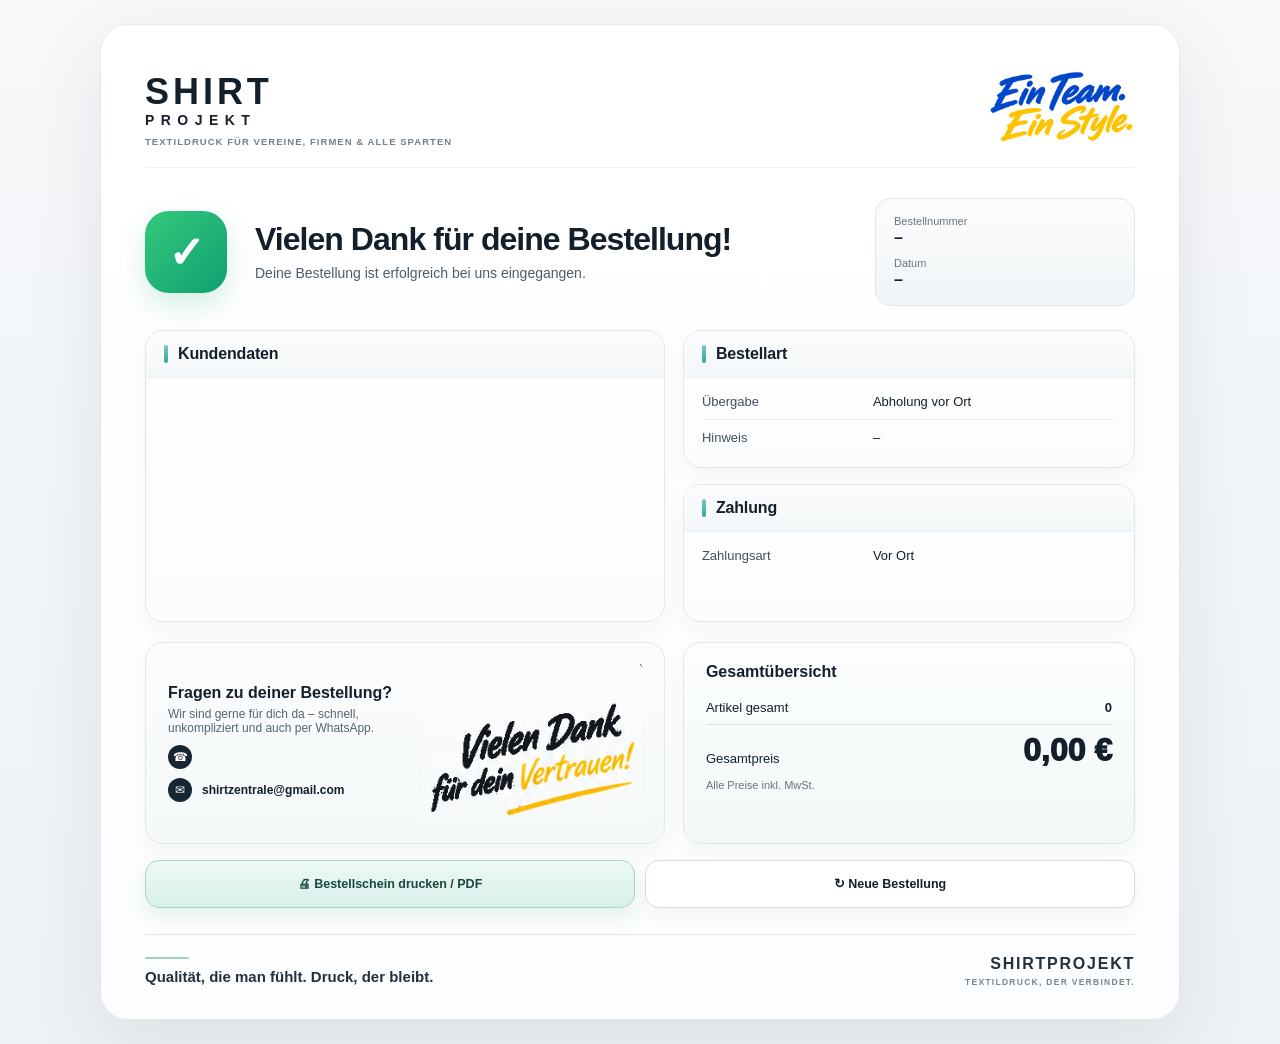
<file: preview_mobile.html>
<!DOCTYPE html>
<html lang="de">
<head>
<meta charset="UTF-8">
<meta name="viewport" content="width=device-width,initial-scale=1">
<meta name="robots" content="noindex">
<title>Bestellung bestätigt</title>
<style>
*{box-sizing:border-box}
:root{
  --ink:#13202c;--muted:#697582;--line:#dde4e9;--soft:#f4f6f8;--soft2:#eef2f5;
  --green:#1fb86a;--green-soft:#d9f7e7;--teal:#239b91;--navy:#152431;--navy2:#203744;
}
html,body{margin:0;background:linear-gradient(180deg,#f6f8fa 0%,#eef2f5 100%);color:var(--ink);font-family:-apple-system,BlinkMacSystemFont,"Segoe UI",Roboto,Arial,sans-serif}
.page{width:min(1080px,calc(100% - 28px));margin:24px auto}
.sheet{background:linear-gradient(180deg,#ffffff 0%,#fcfdfe 100%);border:1px solid #e4eaee;border-radius:28px;padding:42px 44px 32px;box-shadow:0 26px 80px rgba(17,31,43,.08)}
.top{display:flex;justify-content:space-between;gap:28px;align-items:flex-start;margin-bottom:30px;padding-bottom:12px;border-bottom:1px solid #edf1f4}.brand{flex:1 1 auto;min-width:0}.brand-logo{min-width:0}.brand-note{max-width:100%;white-space:normal}
.brand{display:flex;gap:16px;align-items:center;min-width:0}
.brand-logo{width:310px;min-height:88px;display:flex;align-items:center;gap:0}
.brand-text{line-height:.92}
.brand-text .main{font-size:36px;font-weight:900;letter-spacing:.11em}
.brand-text .sub{display:block;font-size:14px;font-weight:850;letter-spacing:.46em;margin-top:6px}
.brand-note{font-size:9.5px;font-weight:700;letter-spacing:.11em;margin-top:10px;white-space:nowrap;color:#74808a}
.slogan{display:flex;justify-content:flex-end;align-items:flex-start;min-width:190px;padding:0;margin:0}
.slogan:after{display:none}
.slogan img{display:block;width:150px;height:auto;object-fit:contain}.hero{display:grid;grid-template-columns:86px 1fr 260px;gap:24px;align-items:center;margin-bottom:24px}
.check{width:82px;height:82px;border-radius:24px;display:grid;place-items:center;background:linear-gradient(135deg,#34c97c,#0f9f71);color:#fff;font-size:44px;font-weight:900;box-shadow:0 12px 26px rgba(28,166,112,.18)}
.hero h1{font-size:32px;line-height:1.04;margin:0;font-weight:850;letter-spacing:-.03em}
.hero p{font-size:14px;margin:8px 0 0;color:#4f5b67}
.orderbox{border:1px solid #dfe7eb;border-radius:16px;background:linear-gradient(180deg,#fbfcfd,#f1f5f7);padding:16px 18px;box-shadow:inset 0 1px 0 rgba(255,255,255,.9)}
.orderbox .label{font-size:11px;color:var(--muted)}
.orderbox .value{font-size:16px;font-weight:900;margin-top:2px;overflow-wrap:anywhere}
.orderbox .block+.block{margin-top:10px}
.info{display:grid;grid-template-columns:1.15fr 1fr;gap:18px;margin-bottom:20px}
.card{border:1px solid #e1e7eb;border-radius:18px;overflow:hidden;background:linear-gradient(180deg,#ffffff,#fbfcfd);box-shadow:0 10px 24px rgba(23,37,49,.04)}
.card-head{display:flex;align-items:center;padding:14px 18px;background:linear-gradient(180deg,#fbfcfd,#f4f7f9);font-size:16px;font-weight:800;letter-spacing:-.01em;border-bottom:1px solid #e9eef2;position:relative}.card-head:before{content:"";display:inline-block;width:4px;height:18px;border-radius:999px;background:linear-gradient(180deg,#79c9c1,#36a89d);margin-right:10px}
.ico{width:27px;height:27px;border-radius:50%;display:grid;place-items:center;background:#dce4ea;font-size:15px}
.rows{padding:6px 18px 12px}
.row{display:grid;grid-template-columns:155px 1fr;gap:16px;padding:10px 0;border-bottom:1px solid #edf0f2;font-size:13px}
.row:last-child{border-bottom:0}
.row span{color:#43505d}.row strong{font-weight:500;overflow-wrap:anywhere}
.right-stack{display:grid;grid-template-rows:1fr 1fr;gap:16px}
.status{display:inline-flex;align-items:center;gap:7px;padding:5px 12px;border-radius:8px;background:var(--green-soft);color:#11944f;font-weight:900;width:max-content}
.status:before{content:"";width:8px;height:8px;border-radius:50%;background:#17b25d}
.table-wrap{border:1px solid #dfe5e9;border-radius:18px;overflow:hidden;margin-bottom:22px;box-shadow:0 10px 24px rgba(23,37,49,.04);background:#fff}
.table-head,.item-row{display:grid;grid-template-columns:1.28fr .95fr .74fr 1.18fr .58fr .68fr .76fr;gap:12px;align-items:center}
.table-head{background:linear-gradient(180deg,#f8fafb,#eef3f6);color:#243543;padding:13px 16px;font-size:11px;font-weight:800;letter-spacing:.04em;text-transform:uppercase;border-bottom:1px solid #e4eaee}
.item-row{padding:14px 16px;border-bottom:1px solid #edf0f2;min-height:88px;background:#fff}
.item-row:last-child{border-bottom:0}.item-row:nth-child(even){background:#fbfcfd}
.product-cell{display:grid;grid-template-columns:80px 1fr;gap:10px;align-items:center}
.product-cell img{width:70px;height:70px;object-fit:contain;background:linear-gradient(180deg,#ffffff,#f4f7f9);border:1px solid #e3e8ec;border-radius:14px;padding:6px}
.product-cell strong{display:block;font-size:13.5px;font-weight:800;letter-spacing:-.01em}.product-cell small{display:none}
.cell{font-size:12.5px;line-height:1.25}.positions div+div{margin-top:4px}.positions div{white-space:normal}
.motif{font-weight:900;color:#efc300;font-size:17px;overflow:hidden;text-overflow:ellipsis}
.money{font-size:12.5px}.money.total{font-weight:900}
.bottom{display:grid;grid-template-columns:1.15fr 1fr;gap:18px}
.contact{border:1px solid #e1e7eb;border-radius:18px;background:linear-gradient(180deg,#fbfcfd,#f4f8f9);padding:20px 22px;display:grid;grid-template-columns:1fr auto;gap:22px;align-items:center;box-shadow:0 10px 24px rgba(23,37,49,.035)}
.contact h3{margin:0 0 5px;font-size:16px}.contact p{margin:0 0 10px;font-size:12px;color:#586470}
.contact-line{display:flex;align-items:center;gap:10px;font-size:12px;margin-top:9px}.contact-ico{width:24px;height:24px;border-radius:50%;display:grid;place-items:center;background:#172532;color:#fff;font-size:12px}
.thanks-note{display:flex;justify-content:flex-end;align-items:center;margin:0;min-width:220px;transform:none}
.thanks-note:after{display:none}
.thanks-note img{display:block;width:220px;height:auto;object-fit:contain}.totalbox{border:1px solid #dfe6ea;border-radius:18px;background:linear-gradient(180deg,#fcfefe,#f3f7f8);color:var(--ink);padding:20px 22px;box-shadow:0 10px 24px rgba(23,37,49,.035)}
.totalbox h3{font-size:16px;margin:0 0 10px}
.total-line{display:flex;justify-content:space-between;gap:12px;padding:9px 0;border-top:1px solid #d9e0e5;font-size:13px}
.total-line:first-of-type{border-top:0}.grand{align-items:flex-end}.grand strong{font-size:32px;line-height:1;font-weight:950}
.totalbox small{display:block;color:var(--muted);font-size:11px;margin-top:4px}
.actions{display:grid;grid-template-columns:1fr 1fr;gap:10px;margin-top:16px}
.btn{min-height:48px;border-radius:14px;border:1px solid #d5dde3;background:#fff;color:var(--ink);font:inherit;font-size:12.5px;font-weight:800;display:flex;align-items:center;justify-content:center;gap:8px;text-decoration:none;cursor:pointer;transition:.18s ease;box-shadow:0 8px 18px rgba(23,37,49,.04)}
.btn.primary{background:linear-gradient(180deg,#edf9f6,#d8efe9);border-color:#abd4cc;color:#18483f;box-shadow:0 8px 18px rgba(48,143,127,.12)}
.footer{display:grid;grid-template-columns:1fr auto;gap:24px;align-items:end;border-top:1px solid #e4e9ed;margin-top:26px;padding-top:20px}
.trust{display:flex;align-items:flex-start;gap:8px;color:#52606c;font-size:10px;line-height:1.25}
.trust i{font-style:normal;font-size:20px}.trust b{display:block;color:var(--ink);font-size:10px}
 .footer-brand{text-align:right;font-weight:900;letter-spacing:.11em;color:#22303c}.footer-brand span{display:block;font-size:8.5px;color:#7a858e;font-weight:650;letter-spacing:.15em;margin-top:4px}.footer-signature{display:flex;flex-direction:column;align-items:flex-start}.footer-line{width:44px;height:2px;background:#9ccfc6;border-radius:999px;margin-bottom:9px}.footer-signature strong{font-family:-apple-system,BlinkMacSystemFont,"Segoe UI",Roboto,Arial,sans-serif;font-size:15px;line-height:1.25;font-weight:600;letter-spacing:0;color:#22313d;transform:none}
@media(max-width:760px){
 .page{width:100%;margin:0}.sheet{border-radius:0;padding:18px 14px}
 .top{display:grid;grid-template-columns:minmax(0,1fr) auto;gap:12px;align-items:start;margin-bottom:18px}
 .brand{min-width:0}.brand-logo{width:auto}
 .brand-text .main{font-size:21px}.brand-text .sub{font-size:10px}
 .brand-note{display:block;font-size:8px;letter-spacing:.08em;line-height:1.25;margin-top:6px;white-space:normal;max-width:185px}
 .slogan{display:flex;justify-content:flex-end;align-items:flex-start;min-width:0;padding:0;margin:0}
 .slogan img{width:136px;max-width:100%;height:auto}
 .hero{grid-template-columns:54px 1fr;gap:12px}.check{width:52px;height:52px;font-size:30px}.hero h1{font-size:24px}.hero .orderbox{grid-column:1/-1}
 .info,.bottom{grid-template-columns:1fr}.row{grid-template-columns:125px 1fr}.contact{grid-template-columns:1fr}.thanks-note{display:flex;justify-content:flex-end;align-items:center;margin:0;min-width:220px;transform:none}
 .table-head{display:none}.item-row{grid-template-columns:1fr 1fr;gap:8px;padding:10px}
 .product-cell{grid-column:1/-1}.footer{grid-template-columns:1fr}.footer-brand{text-align:left}
 .actions{grid-template-columns:1fr}
}
@media print{
 @page{size:A4;margin:8mm}
 html,body{background:#fff}.page{width:100%;margin:0}.sheet{border-radius:0;box-shadow:none;padding:0}
 .slogan img{width:125px}.thanks-note img{width:180px}.actions{display:none}.footer{margin-top:14px}.hero{margin-bottom:15px}.info,.table-wrap,.bottom{margin-bottom:12px}
}
</style>
</head>
<body>
<main class="page">
<section class="sheet">

<header class="top">
  <div class="brand">
    <div class="brand-logo">
      <div>
        <div class="brand-text"><span class="main">SHIRT</span><span class="sub">PROJEKT</span></div>
        <div class="brand-note">TEXTILDRUCK FÜR VEREINE, FIRMEN & ALLE SPARTEN</div>
      </div>
    </div>
  </div>
  <div class="slogan"><img src="slogan-team-style.png" alt="Ein Team. Ein Style."></div>
</header>

<section class="hero">
  <div class="check">✓</div>
  <div>
    <h1>Vielen Dank für deine Bestellung!</h1>
    <p>Deine Bestellung ist erfolgreich bei uns eingegangen.</p>
  </div>
  <div class="orderbox">
    <div class="block"><div class="label">Bestellnummer</div><div class="value" id="orderNumber">–</div></div>
    <div class="block"><div class="label">Datum</div><div class="value" id="orderDate">–</div></div>
  </div>
</section>

<section class="info">
  <div class="card">
    <div class="card-head">Kundendaten</div>
    <div class="rows" id="customerRows"></div>
  </div>

  <div class="right-stack">
    <div class="card">
      <div class="card-head">Bestellart</div>
      <div class="rows">
        <div class="row"><span>Übergabe</span><strong id="deliveryType">Abholung vor Ort</strong></div>
        <div class="row"><span>Hinweis</span><strong id="deliveryNote">–</strong></div>
      </div>
    </div>

    <div class="card">
      <div class="card-head">Zahlung</div>
      <div class="rows">
        <div class="row"><span>Zahlungsart</span><strong id="paymentMethod">Vor Ort</strong></div>
        
      </div>
    </div>
  </div>
</section>

<section class="table-wrap" id="confirmationSummary" hidden>
  <div class="table-head">
    <span>Artikel</span>
    <span>Farbe</span>
    <span>Größe</span>
    <span>Druckposition</span>
    <span>Menge</span>
    <span>Preis</span>
    <span>Gesamt</span>
  </div>
  <div id="confirmationItems"></div>
</section>

<section class="bottom">
  <div class="contact">
    <div class="contact-copy">
      <h3>Fragen zu deiner Bestellung?</h3>
      <p>Wir sind gerne für dich da – schnell, unkompliziert und auch per WhatsApp.</p>
      <div class="contact-line" id="contactPhone" hidden><span class="contact-ico">☎</span><strong id="contactPhoneValue"></strong></div>
      <div class="contact-line"><span class="contact-ico">✉</span><strong id="thanksEmail">shirtzentrale@gmail.com</strong></div>
    </div>
    <div class="thanks-note"><img src="danke-team-style.png" alt="Vielen Dank für dein Vertrauen!"></div>
  </div>

  <div class="totalbox">
    <h3>Gesamtübersicht</h3>
    <div class="total-line"><span>Artikel gesamt</span><strong id="totalQty">0</strong></div>
    <div class="total-line grand"><span>Gesamtpreis</span><strong id="grandTotal">0,00 €</strong></div>
    <small>Alle Preise inkl. MwSt.</small>
  </div>
</section>

<div class="actions">
  <button class="btn primary" type="button" onclick="window.print()">🖨 Bestellschein drucken / PDF</button>
  <a class="btn" id="newOrderLink" href="/">↻ Neue Bestellung</a>
</div>

<footer class="footer premium-footer">
  <div class="footer-signature">
    <span class="footer-line"></span>
    <strong>Qualität, die man fühlt. Druck, der bleibt.</strong>
    
  </div>
  <div class="footer-brand">SHIRTPROJEKT<span>TEXTILDRUCK, DER VERBINDET.</span></div>
</footer>

</section>
</main>

</body>
</html>
</file>
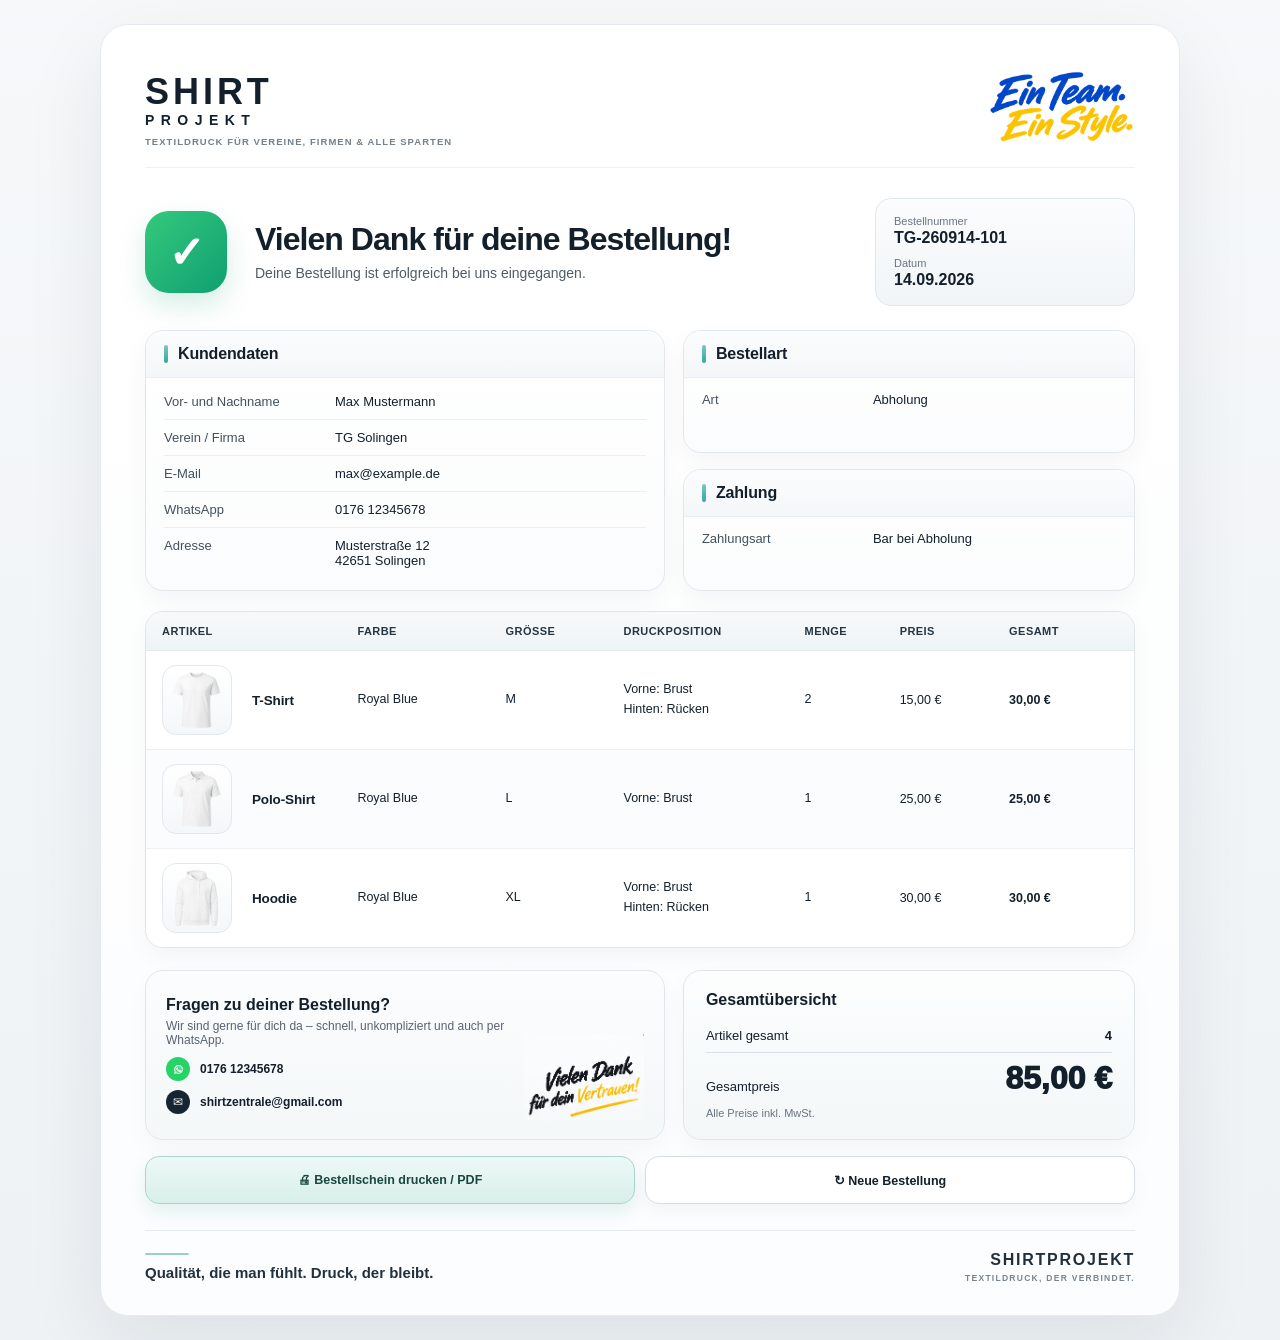
<file: print-test.html>
<!DOCTYPE html>
<html lang="de">
<head>
<meta charset="UTF-8">
<meta name="viewport" content="width=device-width,initial-scale=1">
<meta name="robots" content="noindex">
<title>Bestellung bestätigt</title>
<style>
*{box-sizing:border-box}
:root{
  --ink:#13202c;--muted:#697582;--line:#dde4e9;--soft:#f4f6f8;--soft2:#eef2f5;
  --green:#1fb86a;--green-soft:#d9f7e7;--teal:#239b91;--navy:#152431;--navy2:#203744;
}
html,body{margin:0;background:linear-gradient(180deg,#f6f8fa 0%,#eef2f5 100%);color:var(--ink);font-family:-apple-system,BlinkMacSystemFont,"Segoe UI",Roboto,Arial,sans-serif}
.page{width:min(1080px,calc(100% - 28px));margin:24px auto}
.sheet{background:linear-gradient(180deg,#ffffff 0%,#fcfdfe 100%);border:1px solid #e4eaee;border-radius:28px;padding:42px 44px 32px;box-shadow:0 26px 80px rgba(17,31,43,.08)}
.top{display:flex;justify-content:space-between;gap:28px;align-items:flex-start;margin-bottom:30px;padding-bottom:12px;border-bottom:1px solid #edf1f4}.brand{flex:1 1 auto;min-width:0}.brand-logo{min-width:0}.brand-note{max-width:100%;white-space:normal}
.brand{display:flex;gap:16px;align-items:center;min-width:0}
.brand-logo{width:310px;min-height:88px;display:flex;align-items:center;gap:0}
.brand-text{line-height:.92}
.brand-text .main{font-size:36px;font-weight:900;letter-spacing:.11em}
.brand-text .sub{display:block;font-size:14px;font-weight:850;letter-spacing:.46em;margin-top:6px}
.brand-note{font-size:9.5px;font-weight:700;letter-spacing:.11em;margin-top:10px;white-space:nowrap;color:#74808a}
.slogan{display:flex;justify-content:flex-end;align-items:flex-start;min-width:190px;padding:0;margin:0}
.slogan:after{display:none}
.slogan img{display:block;width:150px;height:auto;object-fit:contain}.hero{display:grid;grid-template-columns:86px 1fr 260px;gap:24px;align-items:center;margin-bottom:24px}
.check{width:82px;height:82px;border-radius:24px;display:grid;place-items:center;background:linear-gradient(135deg,#34c97c,#0f9f71);color:#fff;font-size:44px;font-weight:900;box-shadow:0 12px 26px rgba(28,166,112,.18)}
.hero h1{font-size:32px;line-height:1.04;margin:0;font-weight:850;letter-spacing:-.03em}
.hero p{font-size:14px;margin:8px 0 0;color:#4f5b67}
.orderbox{border:1px solid #dfe7eb;border-radius:16px;background:linear-gradient(180deg,#fbfcfd,#f1f5f7);padding:16px 18px;box-shadow:inset 0 1px 0 rgba(255,255,255,.9)}
.orderbox .label{font-size:11px;color:var(--muted)}
.orderbox .value{font-size:16px;font-weight:900;margin-top:2px;overflow-wrap:anywhere}
.orderbox .block+.block{margin-top:10px}
.info{display:grid;grid-template-columns:1.15fr 1fr;gap:18px;margin-bottom:20px}
.card{border:1px solid #e1e7eb;border-radius:18px;overflow:hidden;background:linear-gradient(180deg,#ffffff,#fbfcfd);box-shadow:0 10px 24px rgba(23,37,49,.04)}
.card-head{display:flex;align-items:center;padding:14px 18px;background:linear-gradient(180deg,#fbfcfd,#f4f7f9);font-size:16px;font-weight:800;letter-spacing:-.01em;border-bottom:1px solid #e9eef2;position:relative}.card-head:before{content:"";display:inline-block;width:4px;height:18px;border-radius:999px;background:linear-gradient(180deg,#79c9c1,#36a89d);margin-right:10px}
.ico{width:27px;height:27px;border-radius:50%;display:grid;place-items:center;background:#dce4ea;font-size:15px}
.rows{padding:6px 18px 12px}
.row{display:grid;grid-template-columns:155px 1fr;gap:16px;padding:10px 0;border-bottom:1px solid #edf0f2;font-size:13px}
.row:last-child{border-bottom:0}
.row span{color:#43505d}.row strong{font-weight:500;overflow-wrap:anywhere;white-space:pre-line}
.right-stack{display:grid;grid-template-rows:1fr 1fr;gap:16px}
.status{display:inline-flex;align-items:center;gap:7px;padding:5px 12px;border-radius:8px;background:var(--green-soft);color:#11944f;font-weight:900;width:max-content}
.status:before{content:"";width:8px;height:8px;border-radius:50%;background:#17b25d}
.table-wrap{border:1px solid #dfe5e9;border-radius:18px;overflow:hidden;margin-bottom:22px;box-shadow:0 10px 24px rgba(23,37,49,.04);background:#fff}
.table-head,.item-row{display:grid;grid-template-columns:1.28fr .95fr .74fr 1.18fr .58fr .68fr .76fr;gap:12px;align-items:center}
.table-head{background:linear-gradient(180deg,#f8fafb,#eef3f6);color:#243543;padding:13px 16px;font-size:11px;font-weight:800;letter-spacing:.04em;text-transform:uppercase;border-bottom:1px solid #e4eaee}
.item-row{padding:14px 16px;border-bottom:1px solid #edf0f2;min-height:88px;background:#fff}
.item-row:last-child{border-bottom:0}.item-row:nth-child(even){background:#fbfcfd}
.product-cell{display:grid;grid-template-columns:80px 1fr;gap:10px;align-items:center}
.product-cell img{width:70px;height:70px;object-fit:contain;background:linear-gradient(180deg,#ffffff,#f4f7f9);border:1px solid #e3e8ec;border-radius:14px;padding:6px}
.product-cell strong{display:block;font-size:13.5px;font-weight:800;letter-spacing:-.01em}.product-cell small{display:none}
.cell{font-size:12.5px;line-height:1.25}.positions div+div{margin-top:4px}.positions div{white-space:normal}
.motif{font-weight:900;color:#efc300;font-size:17px;overflow:hidden;text-overflow:ellipsis}
.money{font-size:12.5px}.money.total{font-weight:900}
.bottom{display:grid;grid-template-columns:1.15fr 1fr;gap:18px}
.contact{border:1px solid #e1e7eb;border-radius:18px;background:linear-gradient(180deg,#fbfcfd,#f4f8f9);padding:18px 20px;display:grid;grid-template-columns:minmax(0,1fr) 126px;gap:12px;align-items:center;box-shadow:0 10px 24px rgba(23,37,49,.035)}
.contact-copy{min-width:0}.contact h3{margin:0 0 5px;font-size:16px}.contact p{margin:0 0 10px;font-size:12px;color:#586470}.contact-lines{display:grid;gap:9px}
.contact-line{display:flex;align-items:center;gap:10px;font-size:12px;margin-top:0}.contact-ico{width:24px;height:24px;border-radius:50%;display:grid;place-items:center;background:#172532;color:#fff;font-size:12px;flex:0 0 24px}.contact-ico svg{width:13px;height:13px;display:block}.contact-ico.whatsapp-ico{background:#25D366}.contact-ico.mail-ico{background:#172532}
.thanks-note{display:flex;justify-content:flex-end;align-items:flex-end;margin:0;min-width:0;transform:none;align-self:end}
.thanks-note:after{display:none}
.thanks-note img{display:block;width:120px;max-width:100%;height:auto;object-fit:contain}.totalbox{border:1px solid #dfe6ea;border-radius:18px;background:linear-gradient(180deg,#fcfefe,#f3f7f8);color:var(--ink);padding:20px 22px;box-shadow:0 10px 24px rgba(23,37,49,.035)}
.totalbox h3{font-size:16px;margin:0 0 10px}
.total-line{display:flex;justify-content:space-between;gap:12px;padding:9px 0;border-top:1px solid #d9e0e5;font-size:13px}
.total-line:first-of-type{border-top:0}.grand{align-items:flex-end}.grand strong{font-size:32px;line-height:1;font-weight:950}
.totalbox small{display:block;color:var(--muted);font-size:11px;margin-top:4px}
.actions{display:grid;grid-template-columns:1fr 1fr;gap:10px;margin-top:16px}
.btn{min-height:48px;border-radius:14px;border:1px solid #d5dde3;background:#fff;color:var(--ink);font:inherit;font-size:12.5px;font-weight:800;display:flex;align-items:center;justify-content:center;gap:8px;text-decoration:none;cursor:pointer;transition:.18s ease;box-shadow:0 8px 18px rgba(23,37,49,.04)}
.btn.primary{background:linear-gradient(180deg,#edf9f6,#d8efe9);border-color:#abd4cc;color:#18483f;box-shadow:0 8px 18px rgba(48,143,127,.12)}
.footer{display:grid;grid-template-columns:1fr auto;gap:24px;align-items:end;border-top:1px solid #e4e9ed;margin-top:26px;padding-top:20px}
.trust{display:flex;align-items:flex-start;gap:8px;color:#52606c;font-size:10px;line-height:1.25}
.trust i{font-style:normal;font-size:20px}.trust b{display:block;color:var(--ink);font-size:10px}
 .footer-brand{text-align:right;font-weight:900;letter-spacing:.11em;color:#22303c}.footer-brand span{display:block;font-size:8.5px;color:#7a858e;font-weight:650;letter-spacing:.15em;margin-top:4px}.footer-signature{display:flex;flex-direction:column;align-items:flex-start}.footer-line{width:44px;height:2px;background:#9ccfc6;border-radius:999px;margin-bottom:9px}.footer-signature strong{font-family:-apple-system,BlinkMacSystemFont,"Segoe UI",Roboto,Arial,sans-serif;font-size:15px;line-height:1.25;font-weight:600;letter-spacing:0;color:#22313d;transform:none}
.compact-card .rows{padding-bottom:8px}.compact-card .row{padding:8px 0}
@media(max-width:760px){
 .page{width:100%;margin:0}.sheet{border-radius:0;padding:18px 14px}
 .top{display:grid;grid-template-columns:minmax(0,1fr) auto;gap:12px;align-items:start;margin-bottom:18px}
 .brand{min-width:0}.brand-logo{width:auto}
 .brand-text .main{font-size:21px}.brand-text .sub{font-size:10px}
 .brand-note{display:block;font-size:8px;letter-spacing:.08em;line-height:1.25;margin-top:6px;white-space:normal;max-width:185px}
 .slogan{display:flex;justify-content:flex-end;align-items:flex-start;min-width:0;padding:0;margin:0}
 .slogan img{width:136px;max-width:100%;height:auto}
 .hero{grid-template-columns:54px 1fr;gap:12px}.check{width:52px;height:52px;font-size:30px}.hero h1{font-size:24px}.hero .orderbox{grid-column:1/-1}
 .info,.bottom{grid-template-columns:1fr}.row{grid-template-columns:125px 1fr}.contact{grid-template-columns:minmax(0,1fr) 96px;gap:10px;padding:16px 14px;align-items:center}.contact h3{font-size:15px}.contact p{font-size:11.5px;margin-bottom:8px}.contact-lines{gap:8px}.contact-line{font-size:11.5px}.thanks-note{display:flex;justify-content:flex-end;align-items:center;margin:0;min-width:0;transform:none;align-self:center}.thanks-note img{width:92px;max-width:100%;height:auto}
 .table-head{display:none}.item-row{grid-template-columns:1fr 1fr;gap:8px;padding:10px}
 .product-cell{grid-column:1/-1}.footer{grid-template-columns:1fr}.footer-brand{text-align:left}
 .actions{grid-template-columns:1fr}
}
@media print{
 @page{size:A4 portrait;margin:5mm}
 html,body{background:#fff!important;width:210mm;min-height:297mm;margin:0!important;-webkit-print-color-adjust:exact;print-color-adjust:exact}
 .page{width:200mm!important;margin:0 auto!important}
 .sheet{width:100%!important;border:0!important;border-radius:0!important;box-shadow:none!important;padding:0!important;zoom:.82}
 .top{margin-bottom:10px!important;padding-bottom:7px!important;gap:18px!important}
 .brand-logo{min-height:58px!important;width:250px!important}.brand-text .main{font-size:29px!important}.brand-text .sub{font-size:10px!important}.brand-note{font-size:7.5px!important;margin-top:5px!important}
 .slogan img{width:108px!important}
 .hero{grid-template-columns:54px 1fr 190px!important;gap:12px!important;margin-bottom:10px!important}
 .check{width:50px!important;height:50px!important;border-radius:15px!important;font-size:29px!important;box-shadow:none!important}
 .hero h1{font-size:24px!important}.hero p{font-size:11px!important;margin-top:4px!important}
 .orderbox{padding:8px 11px!important;border-radius:10px!important}.orderbox .label{font-size:8.5px!important}.orderbox .value{font-size:12px!important}.orderbox .block+.block{margin-top:5px!important}
 .info{gap:10px!important;margin-bottom:10px!important}.right-stack{gap:8px!important}
 .card{border-radius:10px!important;box-shadow:none!important}.card-head{padding:8px 12px!important;font-size:12px!important}.card-head:before{height:12px!important;margin-right:7px!important}
 .rows{padding:2px 12px 5px!important}.row{grid-template-columns:115px 1fr!important;gap:10px!important;padding:5px 0!important;font-size:10.2px!important}
 .table-wrap{border-radius:10px!important;box-shadow:none!important;margin-bottom:9px!important}.table-head{padding:8px 10px!important;font-size:8.5px!important;gap:8px!important}.item-row{padding:7px 10px!important;min-height:56px!important;gap:8px!important}
 .product-cell{grid-template-columns:44px 1fr!important;gap:7px!important}.product-cell img{width:40px!important;height:40px!important;border-radius:8px!important;padding:3px!important}.product-cell strong{font-size:10.5px!important}.cell,.money{font-size:9.8px!important}.positions div+div{margin-top:2px!important}
 .bottom{gap:10px!important;margin-bottom:8px!important}.contact{padding:10px 12px!important;border-radius:10px!important;box-shadow:none!important;grid-template-columns:minmax(0,1fr) 95px!important;gap:8px!important}.contact h3{font-size:12px!important;margin-bottom:3px!important}.contact p{font-size:9px!important;margin-bottom:5px!important}.contact-lines{gap:5px!important}.contact-line{font-size:9.2px!important}.contact-ico{width:18px!important;height:18px!important;flex-basis:18px!important}.contact-ico svg{width:10px!important;height:10px!important}.thanks-note img{width:86px!important}
 .totalbox{padding:10px 12px!important;border-radius:10px!important;box-shadow:none!important}.totalbox h3{font-size:12px!important;margin-bottom:5px!important}.total-line{padding:5px 0!important;font-size:10px!important}.grand strong{font-size:21px!important}.totalbox small{font-size:8px!important}
 .actions{display:none!important}.footer{margin-top:8px!important;padding-top:7px!important;gap:12px!important}.footer-line{margin-bottom:5px!important}.footer-signature strong{font-size:11px!important}.footer-brand{font-size:10px!important}.footer-brand span{font-size:6.8px!important;margin-top:2px!important}
 .card,.table-wrap,.contact,.totalbox,.footer{break-inside:avoid;page-break-inside:avoid}
}

</style>
</head>
<body>
<main class="page">
<section class="sheet">

<header class="top">
  <div class="brand">
    <div class="brand-logo">
      <div>
        <div class="brand-text"><span class="main">SHIRT</span><span class="sub">PROJEKT</span></div>
        <div class="brand-note">TEXTILDRUCK FÜR VEREINE, FIRMEN & ALLE SPARTEN</div>
      </div>
    </div>
  </div>
  <div class="slogan"><img src="slogan-team-style.png" alt="Ein Team. Ein Style."></div>
</header>

<section class="hero">
  <div class="check">✓</div>
  <div>
    <h1>Vielen Dank für deine Bestellung!</h1>
    <p>Deine Bestellung ist erfolgreich bei uns eingegangen.</p>
  </div>
  <div class="orderbox">
    <div class="block"><div class="label">Bestellnummer</div><div class="value" id="orderNumber">TG-260914-101</div></div>
    <div class="block"><div class="label">Datum</div><div class="value" id="orderDate">14.09.2026</div></div>
  </div>
</section>

<section class="info">
  <div class="card">
    <div class="card-head">Kundendaten</div>
    <div class="rows" id="customerRows">
<div class="row"><span>Vor- und Nachname</span><strong>Max Mustermann</strong></div>
<div class="row"><span>Verein / Firma</span><strong>TG Solingen</strong></div>
<div class="row"><span>E-Mail</span><strong>max@example.de</strong></div>
<div class="row"><span>WhatsApp</span><strong>0176 12345678</strong></div>
<div class="row"><span>Adresse</span><strong>Musterstraße 12
42651 Solingen</strong></div>
</div>
  </div>

  <div class="right-stack">
    <div class="card compact-card">
      <div class="card-head">Bestellart</div>
      <div class="rows">
        <div class="row"><span>Art</span><strong id="deliveryType">Abholung</strong></div>
      </div>
    </div>

    <div class="card compact-card">
      <div class="card-head">Zahlung</div>
      <div class="rows">
        <div class="row"><span>Zahlungsart</span><strong id="paymentMethod">Bar bei Abholung</strong></div>
      </div>
    </div>
  </div>
</section>

<section class="table-wrap" id="confirmationSummary">
  <div class="table-head">
    <span>Artikel</span>
    <span>Farbe</span>
    <span>Größe</span>
    <span>Druckposition</span>
    <span>Menge</span>
    <span>Preis</span>
    <span>Gesamt</span>
  </div>
  <div id="confirmationItems"><div class="item-row"><div class="product-cell"><img src="shirt-front-template.png"><div><strong>T-Shirt</strong></div></div><div class="cell">Royal Blue</div><div class="cell">M</div><div class="cell positions"><div>Vorne: Brust</div><div>Hinten: Rücken</div></div><div class="cell">2</div><div class="money">15,00 €</div><div class="money total">30,00 €</div></div>
<div class="item-row"><div class="product-cell"><img src="polo-front-template.png"><div><strong>Polo-Shirt</strong></div></div><div class="cell">Royal Blue</div><div class="cell">L</div><div class="cell positions"><div>Vorne: Brust</div></div><div class="cell">1</div><div class="money">25,00 €</div><div class="money total">25,00 €</div></div>
<div class="item-row"><div class="product-cell"><img src="hoodie-front-template.png"><div><strong>Hoodie</strong></div></div><div class="cell">Royal Blue</div><div class="cell">XL</div><div class="cell positions"><div>Vorne: Brust</div><div>Hinten: Rücken</div></div><div class="cell">1</div><div class="money">30,00 €</div><div class="money total">30,00 €</div></div></div>
</section>

<section class="bottom">
  <div class="contact">
    <div class="contact-copy">
      <h3>Fragen zu deiner Bestellung?</h3>
      <p>Wir sind gerne für dich da – schnell, unkompliziert und auch per WhatsApp.</p>
      <div class="contact-lines">
        <div class="contact-line" id="contactPhone"><span class="contact-ico whatsapp-ico" aria-hidden="true"><svg viewBox="0 0 24 24" fill="none" xmlns="http://www.w3.org/2000/svg"><path d="M20.5 11.8C20.5 16.4 16.8 20 12.2 20c-1.4 0-2.7-.3-3.8-.9L4 20l1-4.2c-.7-1.2-1-2.6-1-4 0-4.6 3.7-8.2 8.2-8.2 4.6 0 8.3 3.6 8.3 8.2Z" fill="currentColor" opacity=".22"/><path d="M12.2 3.6C7.7 3.6 4 7.2 4 11.8c0 1.4.4 2.8 1.1 4L4 20l4.1-1.1c1.1.6 2.4.9 3.7.9 4.6 0 8.3-3.6 8.3-8.2 0-4.8-3.7-8-7.9-8Zm0 14.8c-1.2 0-2.4-.3-3.4-.9l-.2-.1-2.4.6.6-2.3-.1-.2c-.7-1-.9-2.2-.9-3.4 0-3.6 2.9-6.6 6.4-6.6 3.6 0 6.4 2.9 6.4 6.5 0 3.7-2.9 6.4-6.4 6.4Zm3.5-4.8c-.2-.1-1.1-.5-1.3-.6-.2-.1-.3-.1-.4.1-.1.2-.5.6-.6.7-.1.1-.2.2-.4.1-1.1-.6-1.8-1.2-2.5-2.2-.2-.2 0-.4.1-.5.1-.1.2-.2.3-.4.1-.1.1-.2.2-.3.1-.1 0-.3 0-.4 0-.1-.4-1-.6-1.4-.2-.4-.4-.3-.6-.3h-.5c-.2 0-.4.1-.6.3-.2.2-.8.8-.8 1.9s.8 2.2.9 2.3c.1.1 1.5 2.3 3.7 3.2.5.2 1 .4 1.3.5.6.2 1.1.1 1.5.1.5-.1 1.5-.6 1.7-1.1.2-.5.2-1 .2-1.1-.1-.1-.2-.1-.4-.2Z" fill="white"/></svg></span><strong id="contactPhoneValue">0176 12345678</strong></div>
              <div class="contact-line"><span class="contact-ico mail-ico">✉</span><strong id="thanksEmail">shirtzentrale@gmail.com</strong></div>
      </div>
    </div>
    <div class="thanks-note"><img src="danke-team-style.png" alt="Vielen Dank für dein Vertrauen!"></div>
  </div>

  <div class="totalbox">
    <h3>Gesamtübersicht</h3>
    <div class="total-line"><span>Artikel gesamt</span><strong id="totalQty">4</strong></div>
    <div class="total-line grand"><span>Gesamtpreis</span><strong id="grandTotal">85,00 €</strong></div>
    <small>Alle Preise inkl. MwSt.</small>
  </div>
</section>

<div class="actions">
  <button class="btn primary" type="button" onclick="window.print()">🖨 Bestellschein drucken / PDF</button>
  <a class="btn" id="newOrderLink" href="/">↻ Neue Bestellung</a>
</div>

<footer class="footer premium-footer">
  <div class="footer-signature">
    <span class="footer-line"></span>
    <strong>Qualität, die man fühlt. Druck, der bleibt.</strong>
    
  </div>
  <div class="footer-brand">SHIRTPROJEKT<span>TEXTILDRUCK, DER VERBINDET.</span></div>
</footer>

</section>
</main>


</body>
</html>
</file>
